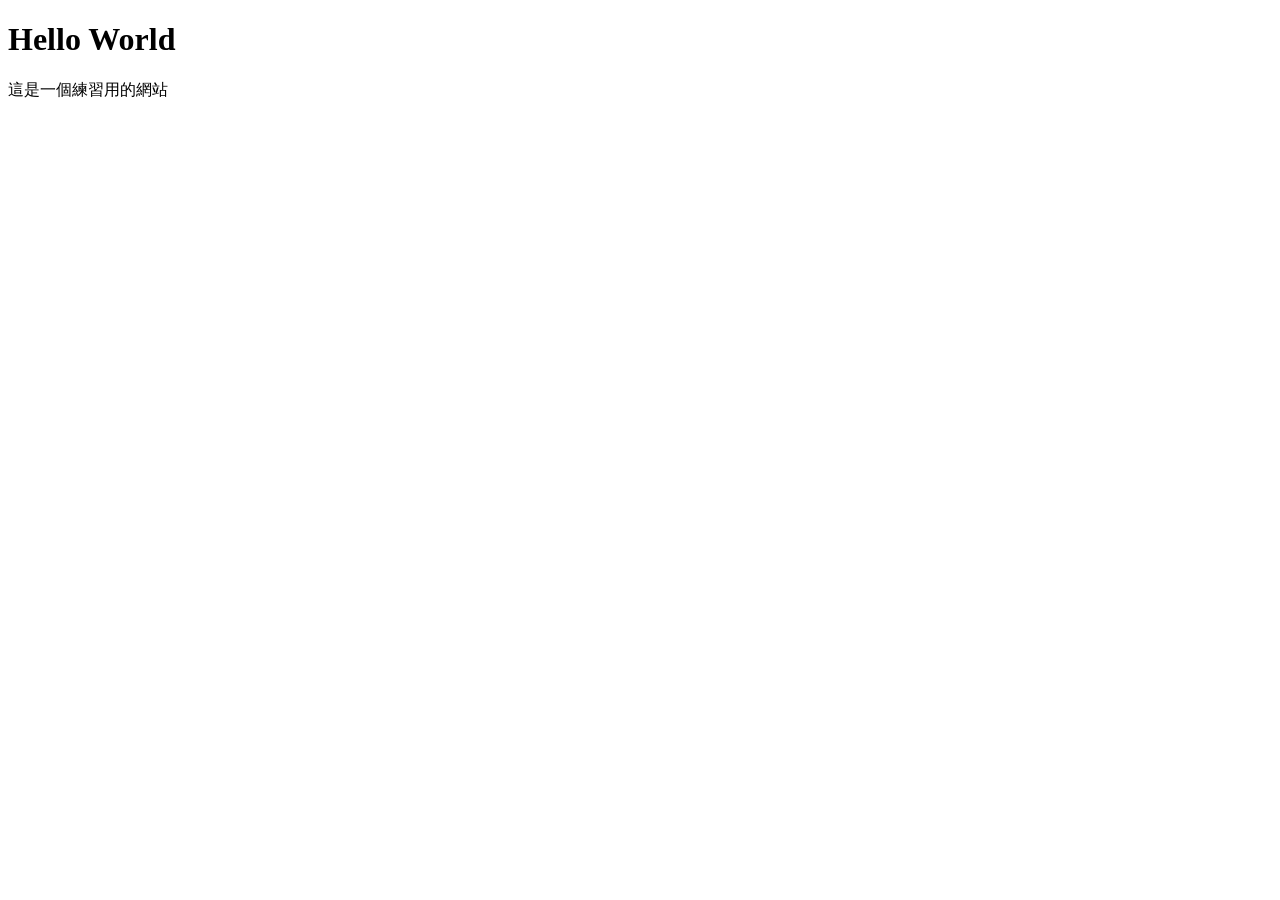
<file: index.html>
<!DOCTYPE html>
<html lang="en">
  <head>
    <meta charset="UTF-8" />
    <meta name="viewport" content="width=device-width, initial-scale=1.0" />
    <title>Document</title>
    <meta name="description" content="這是一個練習用的的網站" />
  </head>
  <body>
    <h1>Hello World</h1>
    <p>這是一個練習用的網站</p>
  </body>
</html>
</file>
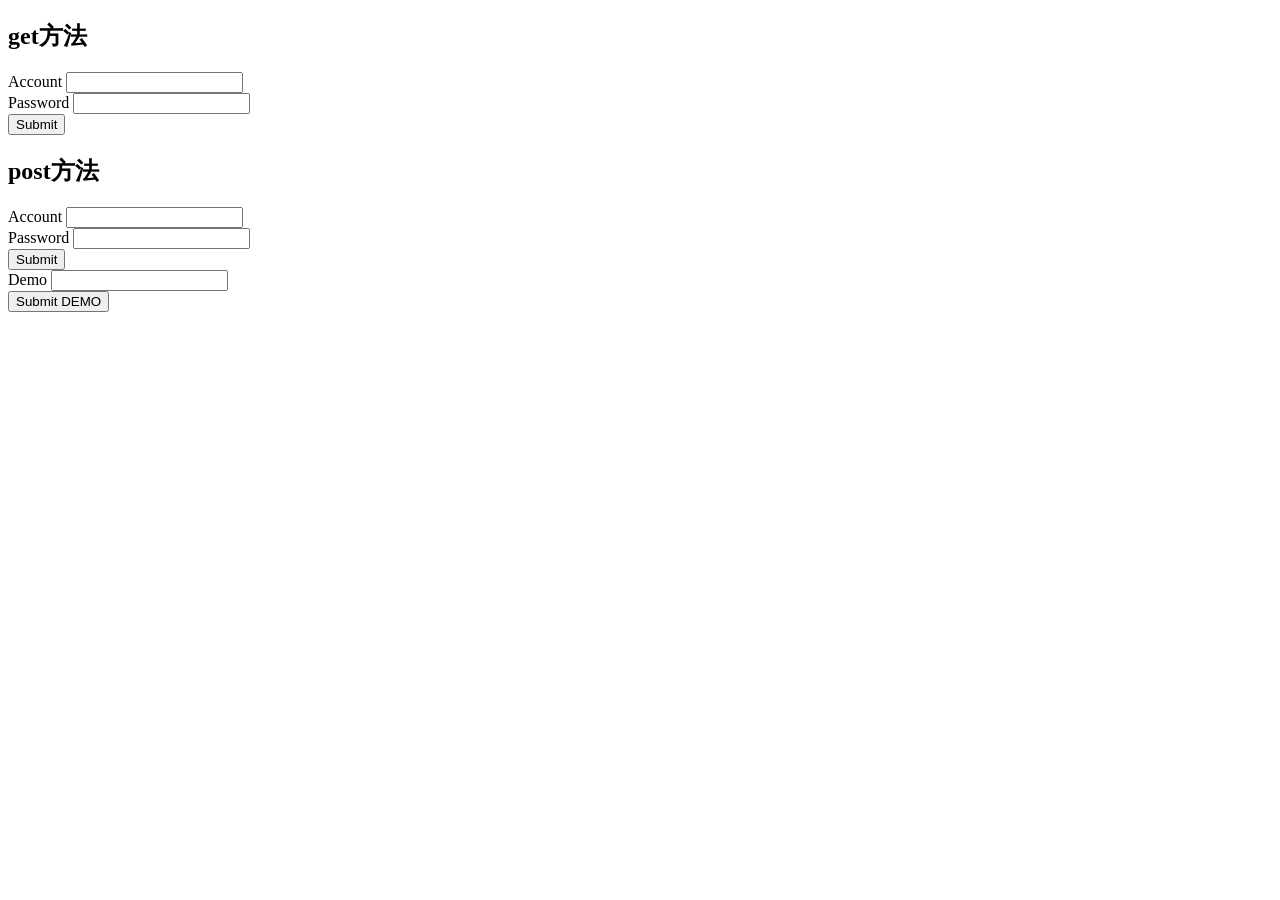
<file: form.html>
<!DOCTYPE html>
<html lang="en">
    <head>
        <meta charset="UTF-8" />
        <meta name="viewport" content="width=device-width, initial-scale=1.0" />
        <title>html form</title>
    </head>

    <body>
        <h2>get方法</h2>
        <!--會將數據顯示在網址列上 安全性較差  -->
        <form
            action="https://book.niceinfos.com/api/form/index.php"
            method="get"
        >
            <div>
                <label for="account">Account</label>
                <input type="text" name="account" id="account" />
            </div>

            <div>
                <label for="password">Password</label>
                <input type="password" name="password" id="password" />
            </div>

            <button type="submit">Submit</button>
        </form>

        <h2>post方法</h2>
        <!-- 不會將數據顯示在網址列上 安全性較高 -->
        <form
            action="https://book.niceinfos.com/api/form/index.php"
            method="post"
        >
            <div>
                <label for="account">Account</label>
                <input type="text" name="account" id="account" />
            </div>

            <div>
                <label for="password">Password</label>
                <input type="password" name="password" id="password" />
            </div>

            <button type="submit">Submit</button>
        </form>

        <!-- input是一個在表單中會應用的標籤，但在form外使用也可以但無法傳送,當作是跟使用者做互動 -->
        <div>
            <label for="demo">Demo</label>
            <input type="text" name="demo" id="demo" />
        </div>
        <button type="submit">Submit DEMO</button>
    </body>
</html>
</file>
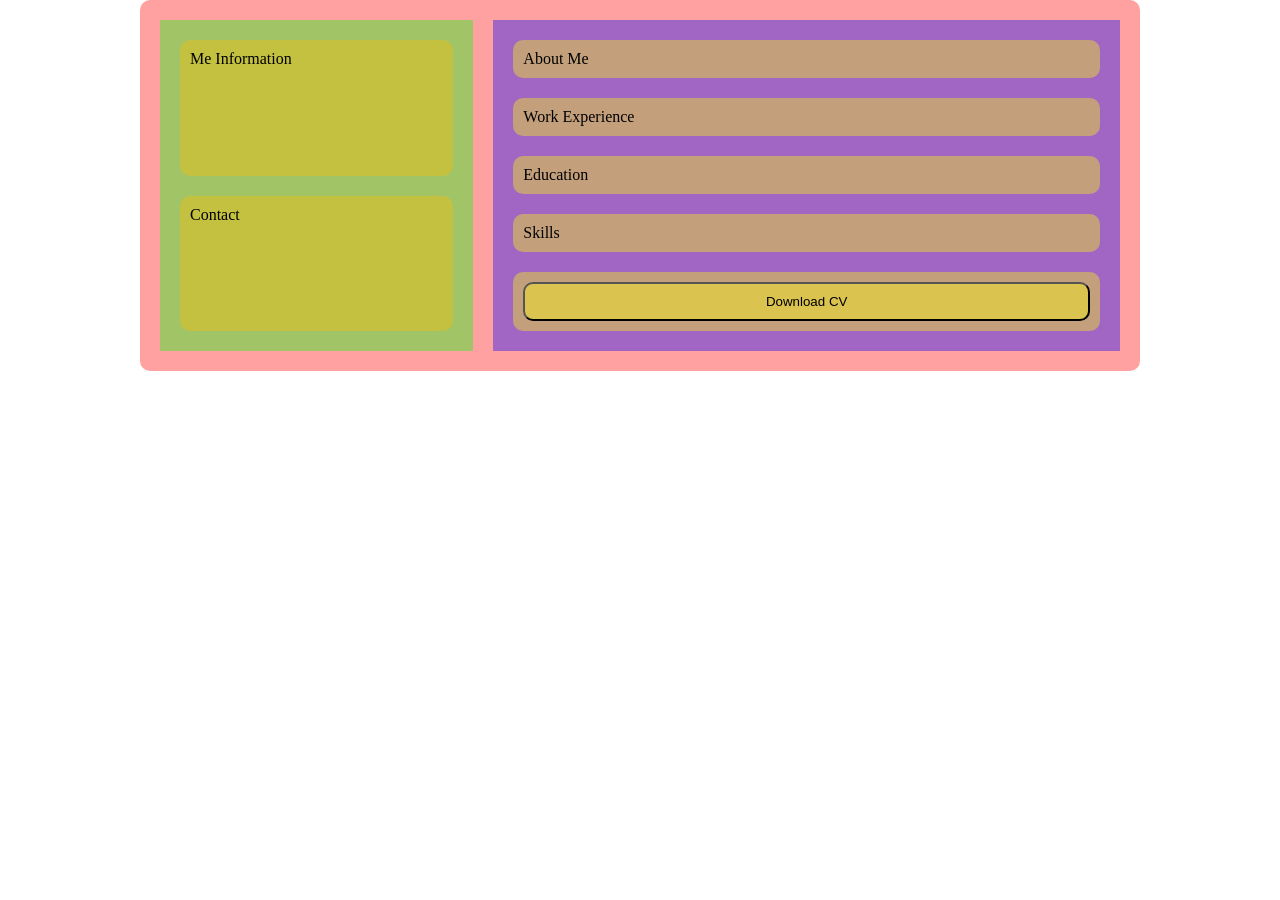
<file: ppp.html>
<!DOCTYPE html>
<html lang="en">
    <head>
        <meta charset="UTF-8" />
        <meta name="viewport" content="width=device-width, initial-scale=1.0" />
        <title>切版規劃</title>
        <style>
            *,
            *::before,
            *::after {
                box-sizing: border-box;
                padding: 0;
                margin: 0;
            }
            .profile {
                max-width: 1000px;
                margin: 0 auto;
                position: relative;
                padding: 20px;
                background: rgba(255, 0, 0, 0.37);
                border-radius: 10px;
                display: grid;
                grid-template-columns: 1fr 2fr;
                gap: 20px;
            }
            .profile-left {
                background: rgba(0, 255, 0, 0.37);
                padding: 20px;
                display: grid;
                grid-template-columns: 1fr;
                gap: 20px;
            }
            .profile-right {
                background: rgba(0, 0, 255, 0.37);
                padding: 20px;
                display: grid;
                grid-template-columns: 1fr;
                gap: 20px;
            }
            .profile-left-item {
                padding: 10px;
                background: rgba(255, 187, 0, 0.37);
                border-radius: 10px;
            }
            .profile-right-item {
                padding: 10px;
                background: rgba(255, 255, 0, 0.37);
                border-radius: 10px;
            }
            .profile-right-item-button {
                padding: 10px;
                background: rgba(255, 255, 0, 0.37);
                border-radius: 10px;
                width: 100%;
            }
        </style>
    </head>
    <body>
        <div class="profile">
            <div class="profile-left">
                <div class="profile-left-item">Me Information</div>
                <div class="profile-left-item">Contact</div>
            </div>
            <div class="profile-right">
                <div class="profile-right-item">About Me</div>
                <div class="profile-right-item">Work Experience</div>
                <div class="profile-right-item">Education</div>
                <div class="profile-right-item">Skills</div>
                <div class="profile-right-item">
                    <button class="profile-right-item-button">
                        Download CV
                    </button>
                </div>
            </div>
        </div>
    </body>
</html>
</file>
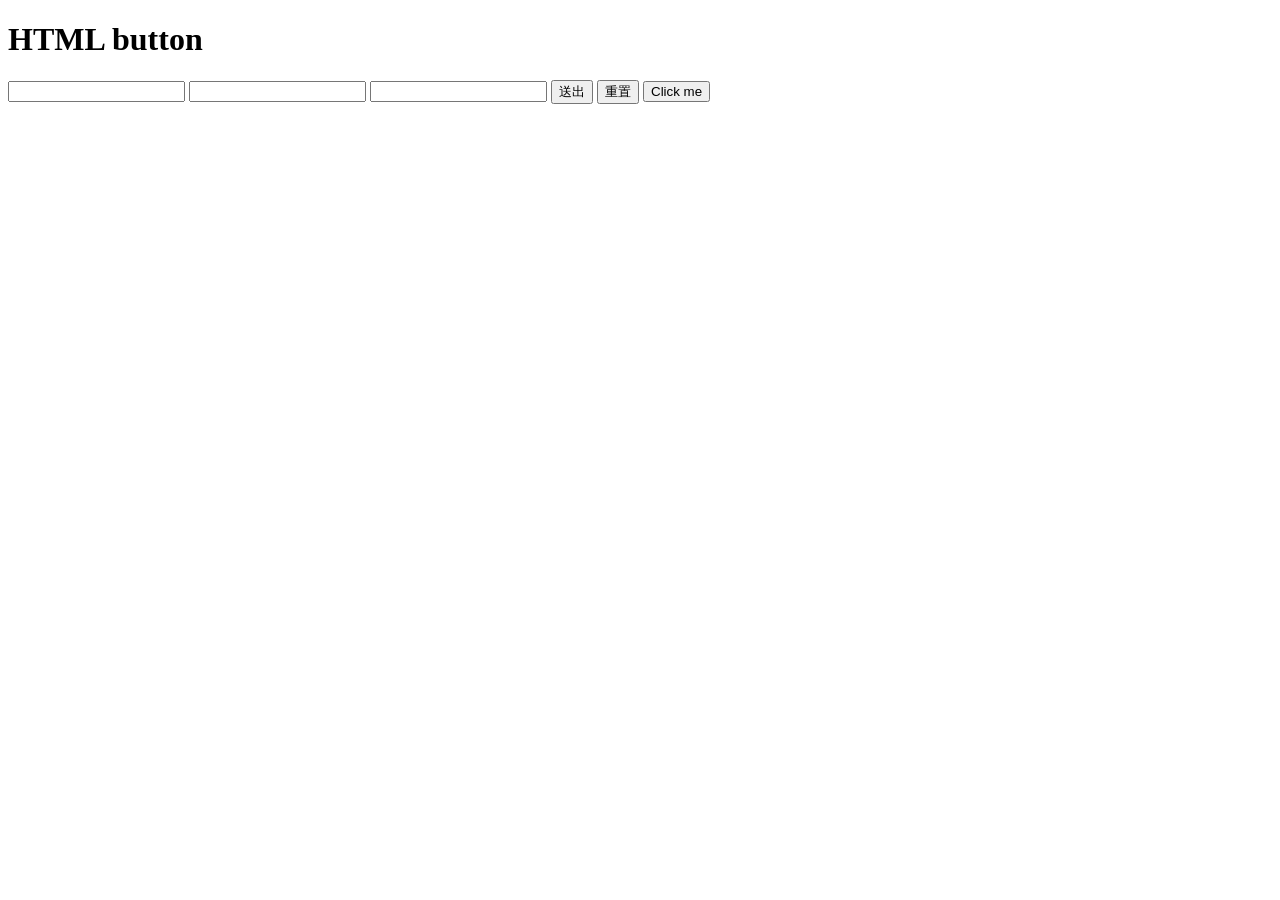
<file: 0528practice/button.html>
<!DOCTYPE html>
<html lang="en">
    <head>
        <meta charset="UTF-8" />
        <meta name="viewport" content="width=device-width, initial-scale=1.0" />
        <title>HTML button</title>
    </head>
    <body>
        <form action="https://book.niceinfos.com/api/form/index.php">
            <div class="container">
                <h1>HTML button</h1>
                <input type="text" name="text" id="text" />
                <input type="password" name="password" id="password" />
                <input type="email" name="email" id="email" />

                <button type="submit">送出</button>

                <button type="reset">重置</button>

                <button type="button" onclick="alert('Hello World')">
                    Click me
                </button>
            </div>
        </form>
    </body>
</html>
</file>
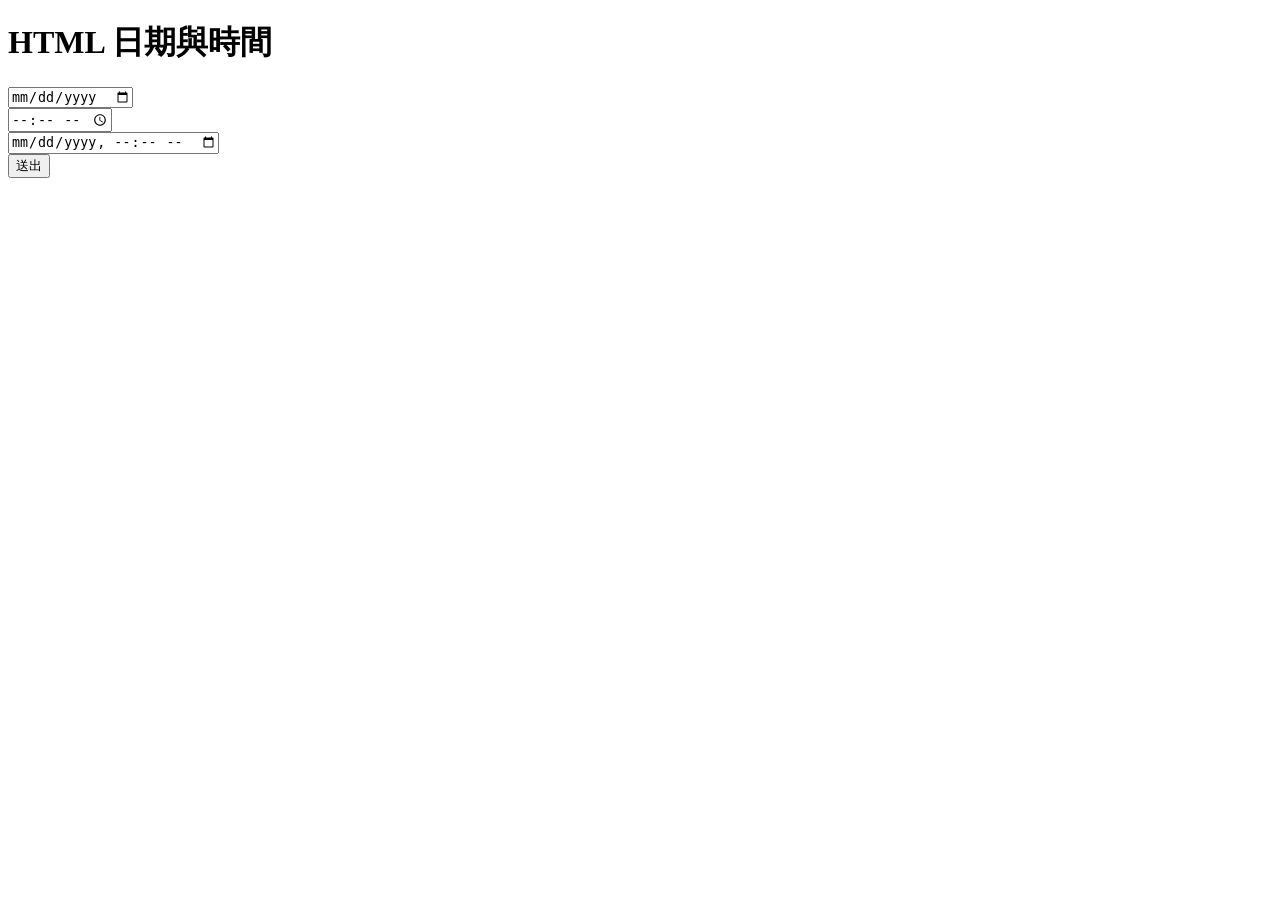
<file: 0528practice/date.html>
<!DOCTYPE html>
<html lang="en">
    <head>
        <meta charset="UTF-8" />
        <meta name="viewport" content="width=device-width, initial-scale=1.0" />
        <title>HTML 日期與時間</title>
    </head>
    <body>
        <form action="https://book.niceinfos.com/api/form/index.php">
            <div class="container">
                <h1>HTML 日期與時間</h1>

                <div>
                    <input type="date" name="date" id="date" />
                </div>

                <div>
                    <input type="time" name="time" id="time" />
                </div>

                <div>
                    <input
                        type="datetime-local"
                        name="datetime-local"
                        id="datetime-local"
                    />
                </div>
            </div>
            <button type="submit">送出</button>
        </form>
    </body>
</html>
</file>
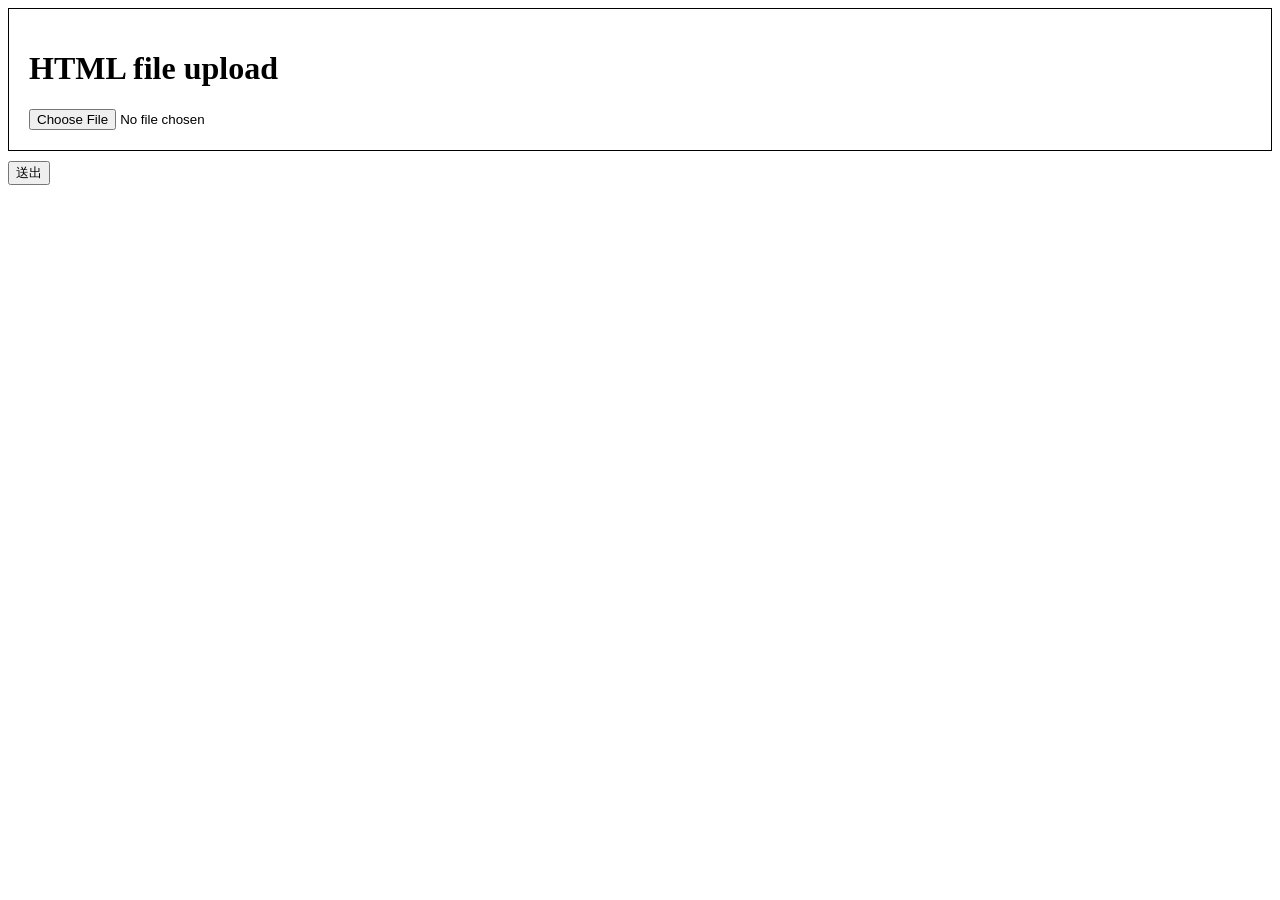
<file: 0528practice/file-upload.html>
<!DOCTYPE html>
<html lang="en">
    <head>
        <meta charset="UTF-8" />
        <meta name="viewport" content="width=device-width, initial-scale=1.0" />
        <title>HTML file upload</title>
    </head>
    <body>
        <form
            action="https://book.niceinfos.com/api/form/index.php"
            method="post"
            enctype="multipart/form-data"
        >
            <div
                class="container"
                style="
                    padding: 20px;
                    margin-bottom: 10px;
                    border: 1px solid #000;
                "
            >
                <h1>HTML file upload</h1>
                <input type="file" name="file" id="file" accept="image/*" />
            </div>
            <button type="submit">送出</button>
        </form>
    </body>
</html>
</file>
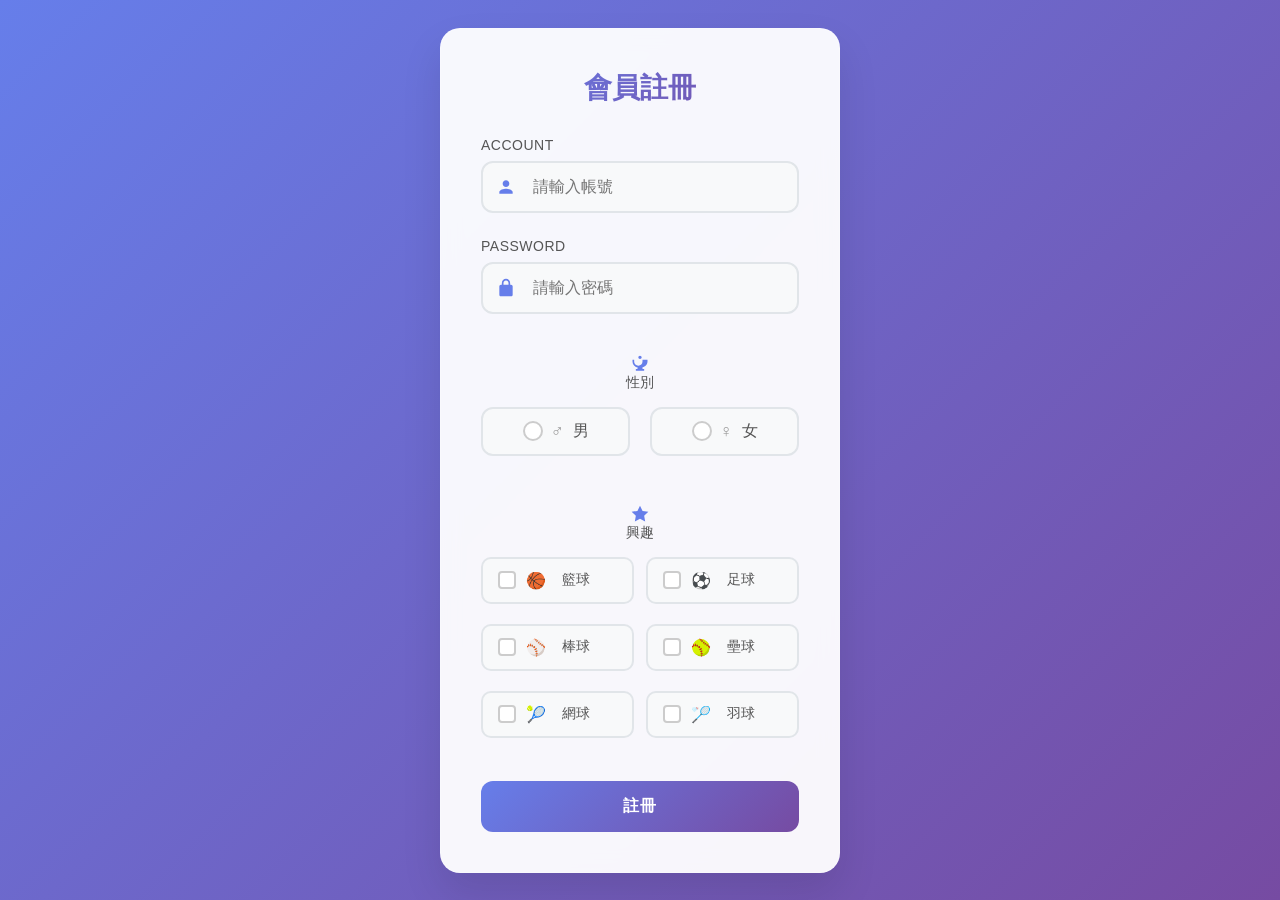
<file: 0528practice/form-register.html>
<!DOCTYPE html>
<html lang="en">
    <head>
        <meta charset="UTF-8" />
        <meta name="viewport" content="width=device-width, initial-scale=1.0" />
        <title>HTML form register</title>
        <style>
            * {
                margin: 0;
                padding: 0;
                box-sizing: border-box;
            }

            body {
                font-family: "Segoe UI", Tahoma, Geneva, Verdana, sans-serif;
                background: linear-gradient(135deg, #667eea 0%, #764ba2 100%);
                min-height: 100vh;
                display: flex;
                justify-content: center;
                align-items: center;
                padding: 20px;
            }

            .container {
                background: rgba(255, 255, 255, 0.95);
                backdrop-filter: blur(10px);
                border-radius: 20px;
                box-shadow: 0 20px 40px rgba(0, 0, 0, 0.1);
                padding: 40px;
                width: 100%;
                max-width: 400px;
                border: 1px solid rgba(255, 255, 255, 0.2);
            }

            h1 {
                text-align: center;
                color: #333;
                margin-bottom: 30px;
                font-size: 28px;
                font-weight: 600;
                background: linear-gradient(135deg, #667eea, #764ba2);
                -webkit-background-clip: text;
                -webkit-text-fill-color: transparent;
                background-clip: text;
            }

            .form-group {
                margin-bottom: 25px;
            }

            label {
                display: block;
                margin-bottom: 8px;
                color: #555;
                font-weight: 500;
                font-size: 14px;
                text-transform: uppercase;
                letter-spacing: 0.5px;
            }

            input[type="text"],
            input[type="password"] {
                width: 100%;
                padding: 15px 20px;
                border: 2px solid #e1e5e9;
                border-radius: 12px;
                font-size: 16px;
                transition: all 0.3s ease;
                background: #f8f9fa;
                outline: none;
            }

            input[type="text"]:focus,
            input[type="password"]:focus {
                border-color: #667eea;
                background: #fff;
                box-shadow: 0 0 0 3px rgba(102, 126, 234, 0.1);
                transform: translateY(-2px);
            }

            button {
                width: 100%;
                padding: 15px;
                background: linear-gradient(135deg, #667eea 0%, #764ba2 100%);
                color: white;
                border: none;
                border-radius: 12px;
                font-size: 16px;
                font-weight: 600;
                cursor: pointer;
                transition: all 0.3s ease;
                text-transform: uppercase;
                letter-spacing: 1px;
                margin-top: 10px;
            }

            button:hover {
                transform: translateY(-3px);
                box-shadow: 0 10px 25px rgba(102, 126, 234, 0.3);
                background: linear-gradient(135deg, #5a67d8 0%, #6b46c1 100%);
            }

            button:active {
                transform: translateY(-1px);
            }

            /* 響應式設計 */
            @media (max-width: 480px) {
                .container {
                    padding: 30px 20px;
                    margin: 10px;
                }

                h1 {
                    font-size: 24px;
                }

                input[type="text"],
                input[type="password"],
                button {
                    padding: 12px 15px;
                    font-size: 14px;
                }
            }

            /* 動畫效果 */
            .container {
                animation: fadeInUp 0.6s ease-out;
            }

            @keyframes fadeInUp {
                from {
                    opacity: 0;
                    transform: translateY(30px);
                }
                to {
                    opacity: 1;
                    transform: translateY(0);
                }
            }

            /* 輸入框圖標效果 */
            .form-group {
                position: relative;
            }

            .form-group::before {
                content: "";
                position: absolute;
                left: 15px;
                top: 50%;
                transform: translateY(-50%);
                width: 20px;
                height: 20px;
                background-size: contain;
                background-repeat: no-repeat;
                z-index: 1;
                margin-top: 12px;
            }

            .form-group:nth-child(1)::before {
                background-image: url("data:image/svg+xml,%3Csvg xmlns='http://www.w3.org/2000/svg' fill='%23667eea' viewBox='0 0 24 24'%3E%3Cpath d='M12 12c2.21 0 4-1.79 4-4s-1.79-4-4-4-4 1.79-4 4 1.79 4 4 4zm0 2c-2.67 0-8 1.34-8 4v2h16v-2c0-2.66-5.33-4-8-4z'/%3E%3C/svg%3E");
            }

            .form-group:nth-child(2)::before {
                background-image: url("data:image/svg+xml,%3Csvg xmlns='http://www.w3.org/2000/svg' fill='%23667eea' viewBox='0 0 24 24'%3E%3Cpath d='M18 8h-1V6c0-2.76-2.24-5-5-5S7 3.24 7 6v2H6c-1.1 0-2 .9-2 2v10c0 1.1.9 2 2 2h12c1.1 0 2-.9 2-2V10c0-1.1-.9-2-2-2zM9 6c0-1.66 1.34-3 3-3s3 1.34 3 3v2H9V6z'/%3E%3C/svg%3E");
            }

            input[type="text"],
            input[type="password"] {
                padding-left: 50px;
            }

            /* 性別選擇樣式 */
            .gender-group {
                display: flex;
                gap: 20px;
                justify-content: center;
                align-items: center;
                margin-top: 10px;
            }

            .gender-option {
                display: flex;
                align-items: center;
                gap: 8px;
                cursor: pointer;
                padding: 12px 20px;
                border: 2px solid #e1e5e9;
                border-radius: 12px;
                background: #f8f9fa;
                transition: all 0.3s ease;
                flex: 1;
                justify-content: center;
                position: relative;
            }

            .gender-option:hover {
                border-color: #667eea;
                background: #fff;
                transform: translateY(-2px);
                box-shadow: 0 5px 15px rgba(102, 126, 234, 0.1);
            }

            .gender-option input[type="radio"] {
                display: none;
            }

            .gender-option input[type="radio"]:checked + .radio-custom {
                background: #667eea;
                border-color: #667eea;
            }

            .gender-option input[type="radio"]:checked + .radio-custom::after {
                opacity: 1;
                transform: scale(1) translate(-50%, -50%);
            }

            .gender-option input[type="radio"]:checked ~ .gender-label {
                color: #667eea;
                font-weight: 600;
            }

            .gender-option input[type="radio"]:checked ~ .gender-icon {
                color: #667eea;
            }

            .radio-custom {
                width: 20px;
                height: 20px;
                border: 2px solid #ccc;
                border-radius: 50%;
                position: relative;
                background: #fff;
                transition: all 0.3s ease;
            }

            .radio-custom::after {
                content: "";
                position: absolute;
                top: 50%;
                left: 50%;
                transform: translate(-50%, -50%) scale(0);
                width: 10px;
                height: 10px;
                background: #fff;
                border-radius: 50%;
                opacity: 0;
                transition: all 0.3s ease;
            }

            .gender-label {
                font-size: 16px;
                font-weight: 500;
                color: #555;
                transition: all 0.3s ease;
                text-transform: none;
                letter-spacing: normal;
                margin: 0;
            }

            .gender-icon {
                font-size: 18px;
                color: #999;
                transition: all 0.3s ease;
            }

            /* 性別組標題 */
            .form-group.gender-group-container .form-label {
                text-align: center;
                margin-bottom: 15px;
                color: #555;
                font-weight: 500;
                font-size: 14px;
                text-transform: uppercase;
                letter-spacing: 0.5px;
            }

            /* 為性別組添加圖標 */
            .form-group.gender-group-container::before {
                background-image: url("data:image/svg+xml,%3Csvg xmlns='http://www.w3.org/2000/svg' fill='%23667eea' viewBox='0 0 24 24'%3E%3Cpath d='M12 2C13.1 2 14 2.9 14 4C14 5.1 13.1 6 12 6C10.9 6 10 5.1 10 4C10 2.9 10.9 2 12 2ZM21 9V7L15 7V9C15 11.8 12.8 14 10 14S5 11.8 5 9V7L3 7V9C3 12.5 5.6 15.4 9 15.9V18H7V20H17V18H15V15.9C18.4 15.4 21 12.5 21 9Z'/%3E%3C/svg%3E");
                left: 50%;
                transform: translateX(-50%);
                margin-top: 0;
                top: 15px;
            }

            .form-group.gender-group-container {
                padding-top: 35px;
            }

            /* 興趣選擇樣式 */
            .interest-group-container {
                padding-top: 35px;
            }

            .interest-group-container .form-label {
                text-align: center;
                margin-bottom: 15px;
                color: #555;
                font-weight: 500;
                font-size: 14px;
                text-transform: uppercase;
                letter-spacing: 0.5px;
            }

            .interest-group {
                display: grid;
                grid-template-columns: repeat(2, 1fr);
                gap: 12px;
                margin-top: 10px;
            }

            .interest-option {
                display: flex;
                align-items: center;
                gap: 10px;
                cursor: pointer;
                padding: 12px 15px;
                border: 2px solid #e1e5e9;
                border-radius: 10px;
                background: #f8f9fa;
                transition: all 0.3s ease;
                position: relative;
                font-size: 14px;
            }

            .interest-option:hover {
                border-color: #667eea;
                background: #fff;
                transform: translateY(-2px);
                box-shadow: 0 5px 15px rgba(102, 126, 234, 0.1);
            }

            .interest-option input[type="checkbox"] {
                display: none;
            }

            .interest-option input[type="checkbox"]:checked + .checkbox-custom {
                background: #667eea;
                border-color: #667eea;
            }

            .interest-option
                input[type="checkbox"]:checked
                + .checkbox-custom::after {
                opacity: 1;
                transform: scale(1) translate(-50%, -50%);
            }

            .interest-option input[type="checkbox"]:checked ~ .interest-label {
                color: #667eea;
                font-weight: 600;
            }

            .checkbox-custom {
                width: 18px;
                height: 18px;
                border: 2px solid #ccc;
                border-radius: 4px;
                position: relative;
                background: #fff;
                transition: all 0.3s ease;
                flex-shrink: 0;
            }

            .checkbox-custom::after {
                content: "✓";
                position: absolute;
                top: 50%;
                left: 50%;
                transform: translate(-50%, -50%) scale(0);
                color: #fff;
                font-size: 12px;
                font-weight: bold;
                opacity: 0;
                transition: all 0.3s ease;
            }

            .interest-label {
                font-size: 14px;
                font-weight: 500;
                color: #555;
                transition: all 0.3s ease;
                text-transform: none;
                letter-spacing: normal;
                margin: 0;
                user-select: none;
            }

            .interest-icon {
                font-size: 16px;
                color: #999;
                transition: all 0.3s ease;
                margin-right: 5px;
            }

            .interest-option input[type="checkbox"]:checked ~ .interest-icon {
                color: #667eea;
            }

            /* 為興趣組添加圖標 */
            .form-group.interest-group-container::before {
                background-image: url("data:image/svg+xml,%3Csvg xmlns='http://www.w3.org/2000/svg' fill='%23667eea' viewBox='0 0 24 24'%3E%3Cpath d='M12 2l3.09 6.26L22 9.27l-5 4.87 1.18 6.88L12 17.77l-6.18 3.25L7 14.14 2 9.27l6.91-1.01L12 2z'/%3E%3C/svg%3E");
                left: 50%;
                transform: translateX(-50%);
                margin-top: 0;
                top: 15px;
            }

            /* 響應式設計 */
            @media (max-width: 480px) {
                .interest-group {
                    grid-template-columns: 1fr;
                }

                .interest-option {
                    padding: 10px 12px;
                    font-size: 13px;
                }
            }
        </style>
    </head>
    <body>
        <div class="container">
            <h1>會員註冊</h1>
            <form
                action="https://book.niceinfos.com/api/form/index.php"
                method="post"
            >
                <div class="form-group">
                    <label for="account">Account</label>
                    <input
                        type="text"
                        id="account"
                        name="account"
                        placeholder="請輸入帳號"
                    />
                </div>
                <div class="form-group">
                    <label for="password">Password</label>
                    <input
                        type="password"
                        id="password"
                        name="password"
                        placeholder="請輸入密碼"
                    />
                </div>
                <div class="form-group gender-group-container">
                    <label class="form-label">性別</label>
                    <div class="gender-group">
                        <label for="gender-male" class="gender-option">
                            <input
                                type="radio"
                                name="gender"
                                id="gender-male"
                                value="male"
                            />
                            <span class="radio-custom"></span>
                            <span class="gender-icon">♂</span>
                            <span class="gender-label">男</span>
                        </label>
                        <label for="gender-female" class="gender-option">
                            <input
                                type="radio"
                                name="gender"
                                id="gender-female"
                                value="female"
                            />
                            <span class="radio-custom"></span>
                            <span class="gender-icon">♀</span>
                            <span class="gender-label">女</span>
                        </label>
                    </div>
                </div>
                <div class="form-group interest-group-container">
                    <label class="form-label">興趣</label>
                    <div class="interest-group">
                        <label
                            for="interest-basketball"
                            class="interest-option"
                        >
                            <input
                                type="checkbox"
                                name="interest[]"
                                id="interest-basketball"
                                value="籃球"
                            />
                            <span class="checkbox-custom"></span>
                            <span class="interest-icon">🏀</span>
                            <span class="interest-label">籃球</span>
                        </label>
                        <label for="interest-football" class="interest-option">
                            <input
                                type="checkbox"
                                name="interest[]"
                                id="interest-football"
                                value="足球"
                            />
                            <span class="checkbox-custom"></span>
                            <span class="interest-icon">⚽</span>
                            <span class="interest-label">足球</span>
                        </label>
                        <label for="interest-baseball" class="interest-option">
                            <input
                                type="checkbox"
                                name="interest[]"
                                id="interest-baseball"
                                value="棒球"
                            />
                            <span class="checkbox-custom"></span>
                            <span class="interest-icon">⚾</span>
                            <span class="interest-label">棒球</span>
                        </label>
                        <label for="interest-softball" class="interest-option">
                            <input
                                type="checkbox"
                                name="interest[]"
                                id="interest-softball"
                                value="壘球"
                            />
                            <span class="checkbox-custom"></span>
                            <span class="interest-icon">🥎</span>
                            <span class="interest-label">壘球</span>
                        </label>
                        <label for="interest-tennis" class="interest-option">
                            <input
                                type="checkbox"
                                name="interest[]"
                                id="interest-tennis"
                                value="網球"
                            />
                            <span class="checkbox-custom"></span>
                            <span class="interest-icon">🎾</span>
                            <span class="interest-label">網球</span>
                        </label>
                        <label for="interest-badminton" class="interest-option">
                            <input
                                type="checkbox"
                                name="interest[]"
                                id="interest-badminton"
                                value="羽球"
                            />
                            <span class="checkbox-custom"></span>
                            <span class="interest-icon">🏸</span>
                            <span class="interest-label">羽球</span>
                        </label>
                    </div>
                </div>
                <button type="submit">註冊</button>
            </form>
        </div>
    </body>
</html>
</file>
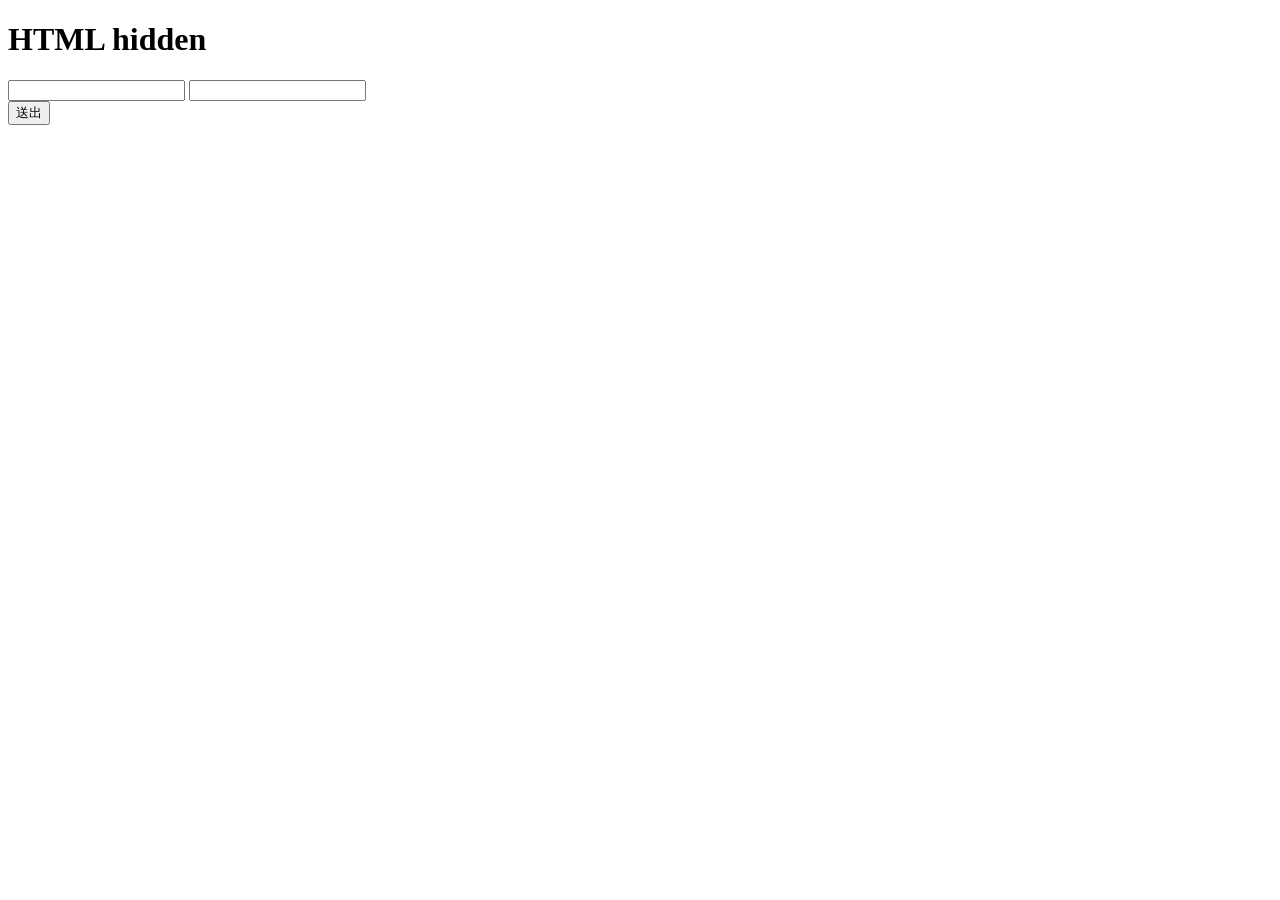
<file: 0528practice/hidden.html>
<!DOCTYPE html>
<html lang="en">
    <head>
        <meta charset="UTF-8" />
        <meta name="viewport" content="width=device-width, initial-scale=1.0" />
        <title>HTML hidden</title>
    </head>
    <body>
        <form action="https://book.niceinfos.com/api/form/index.php">
            <div class="container">
                <h1>HTML hidden</h1>
                <input type="text" name="account" id="account" />
                <input type="password" name="password" id="password" />
                <input type="hidden" name="hidden" id="hidden" value="123" />
            </div>
            <button type="submit">送出</button>
        </form>
    </body>
</html>
</file>
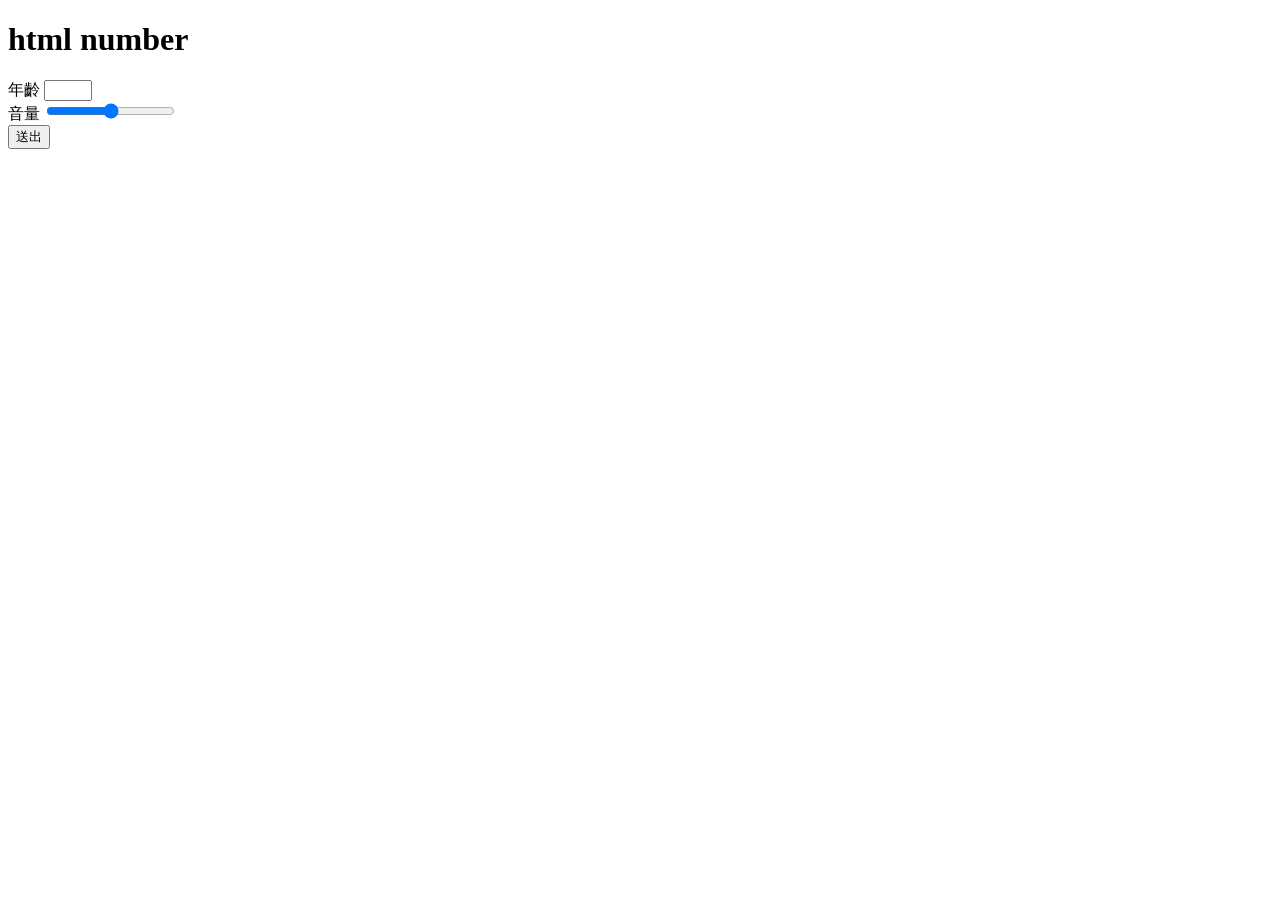
<file: 0528practice/number.html>
<!DOCTYPE html>
<html lang="en">
    <head>
        <meta charset="UTF-8" />
        <meta name="viewport" content="width=device-width, initial-scale=1.0" />
        <title>html number</title>
    </head>
    <body>
        <form action="https://book.niceinfos.com/api/form/index.php">
            <div class="container">
                <h1>html number</h1>
                <div>
                    <label for="age">年齡</label>
                    <input type="number" name="age" id="age" min="0" max="10" />
                </div>

                <div>
                    <label for="volume">音量</label>
                    <input
                        type="range"
                        name="volume"
                        id="volume"
                        min="0"
                        max="100"
                    />
                </div>
            </div>
            <button type="submit">送出</button>
        </form>
    </body>
</html>
</file>
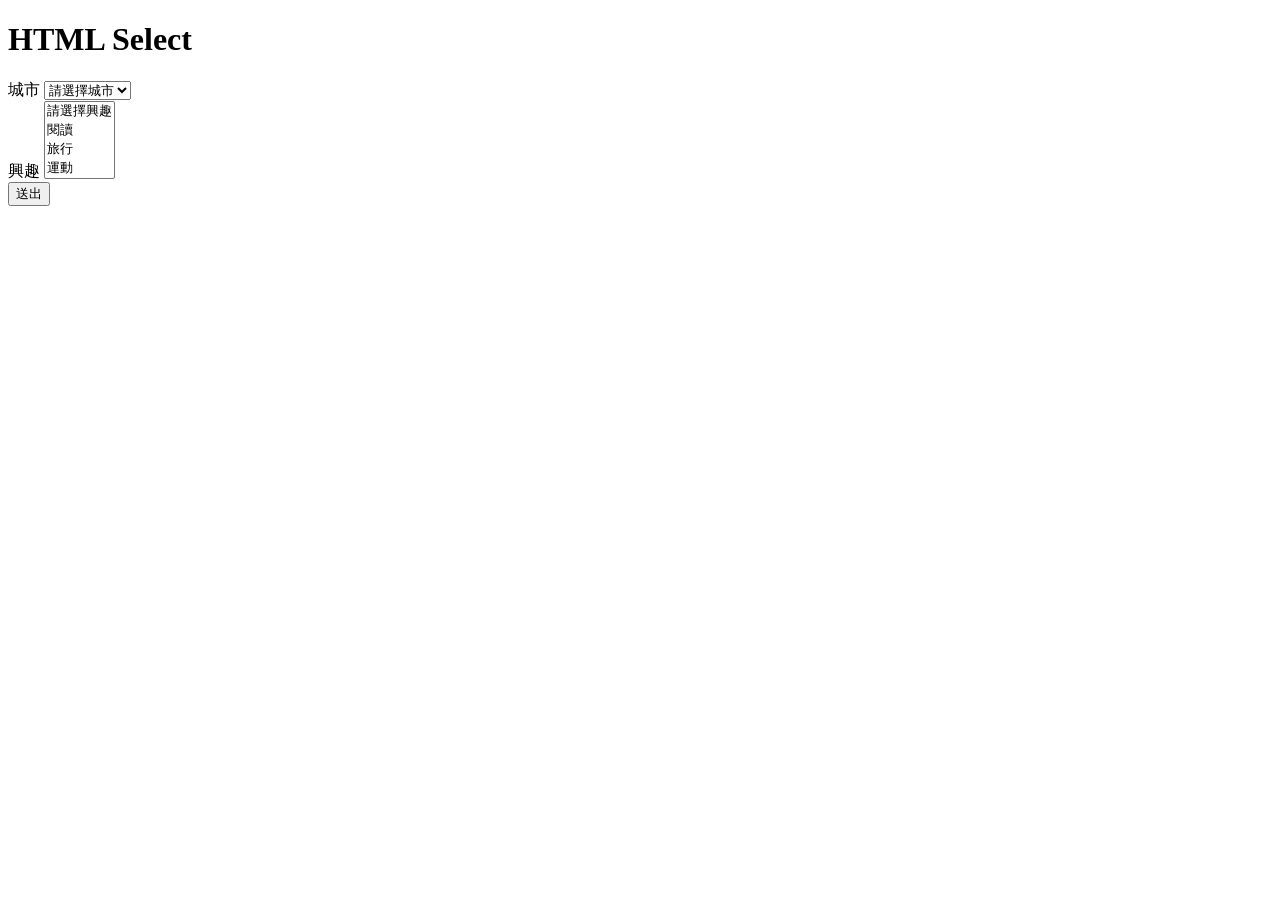
<file: 0528practice/select.html>
<!DOCTYPE html>
<html lang="en">
    <head>
        <meta charset="UTF-8" />
        <meta name="viewport" content="width=device-width, initial-scale=1.0" />
        <title>HTML Select</title>
    </head>
    <body>
        <form action="https://book.niceinfos.com/api/form/index.php">
            <div class="container">
                <h1>HTML Select</h1>

                <div>
                    <label for="city">城市</label>
                    <select name="city" id="city">
                        <option value="">請選擇城市</option>
                        <option value="taipei">台北</option>
                        <option value="taichung">台中</option>
                        <option value="tainan">台南</option>
                        <option>高雄</option>
                    </select>
                </div>

                <div>
                    <label for="interest">興趣</label>
                    <select name="interest[]" id="interest" multiple>
                        <option value="">請選擇興趣</option>
                        <option value="reading">閱讀</option>
                        <option value="traveling">旅行</option>
                        <option value="sports">運動</option>
                    </select>
                </div>

                <button type="submit">送出</button>
            </div>
        </form>
    </body>
</html>
</file>
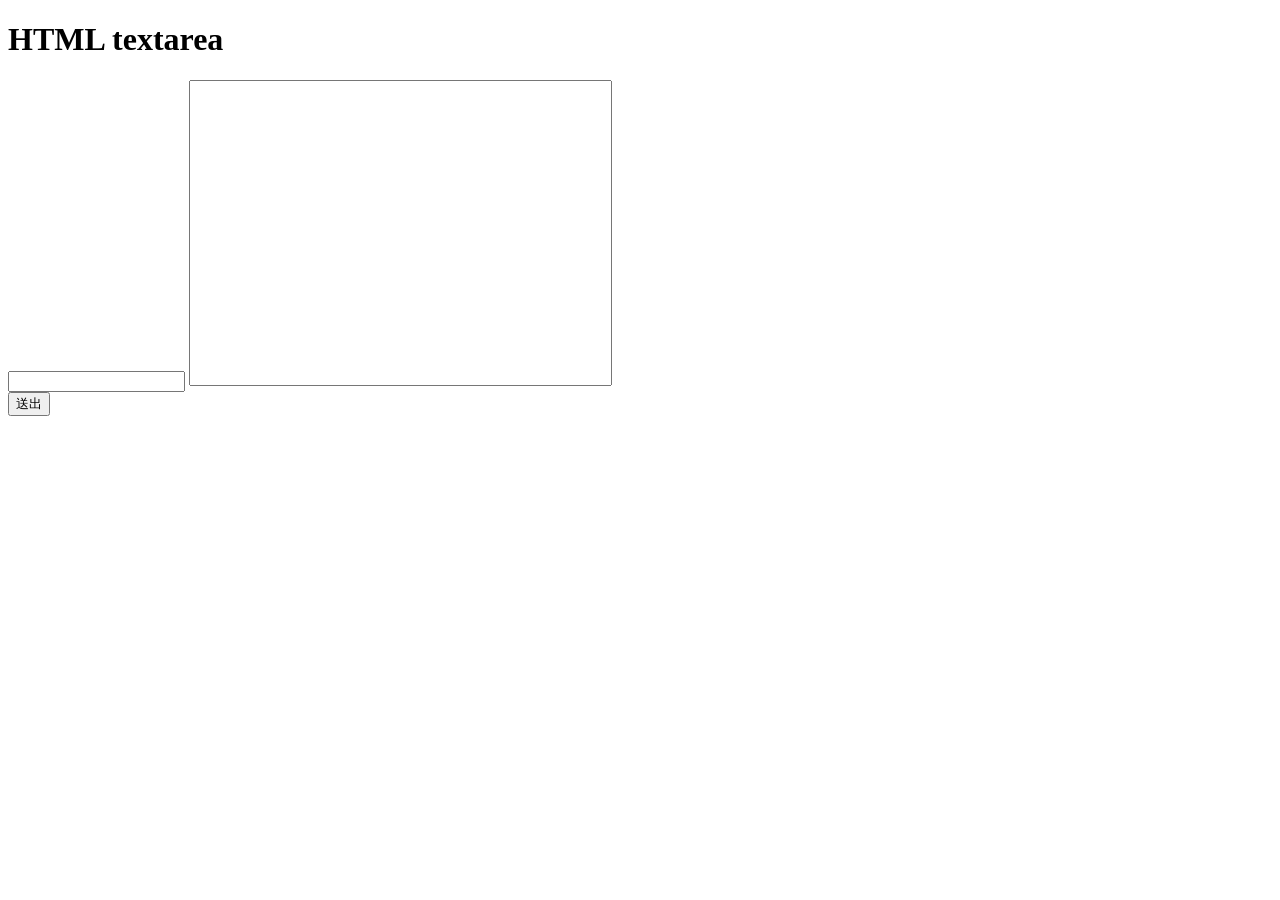
<file: 0528practice/textarea.html>
<!DOCTYPE html>
<html lang="en">
    <head>
        <meta charset="UTF-8" />
        <meta name="viewport" content="width=device-width, initial-scale=1.0" />
        <title>HTML textarea</title>
        <style>
            /* 固定輸入框框的大小，沒有設定的話使用者可以自由調整 */
            #textarea {
                resize: none;
            }
        </style>
    </head>
    <body>
        <form action="https://book.niceinfos.com/api/form/index.php">
            <div class="container">
                <h1>HTML textarea</h1>

                <!-- textarea vs input，
                 input只能打一行，且按enter就送出-->
                <input type="text" name="text" id="text" />

                <textarea name="textarea" id="textarea" cols="50" rows="20">
                </textarea>
            </div>
            <button type="submit">送出</button>
        </form>
    </body>
    <!-- XSS -->
    <!-- &lt;script&gt;alert(1)&lt;/script&gt; -->
    <!-- <script>alert(3)</script> -->
</html>
</file>
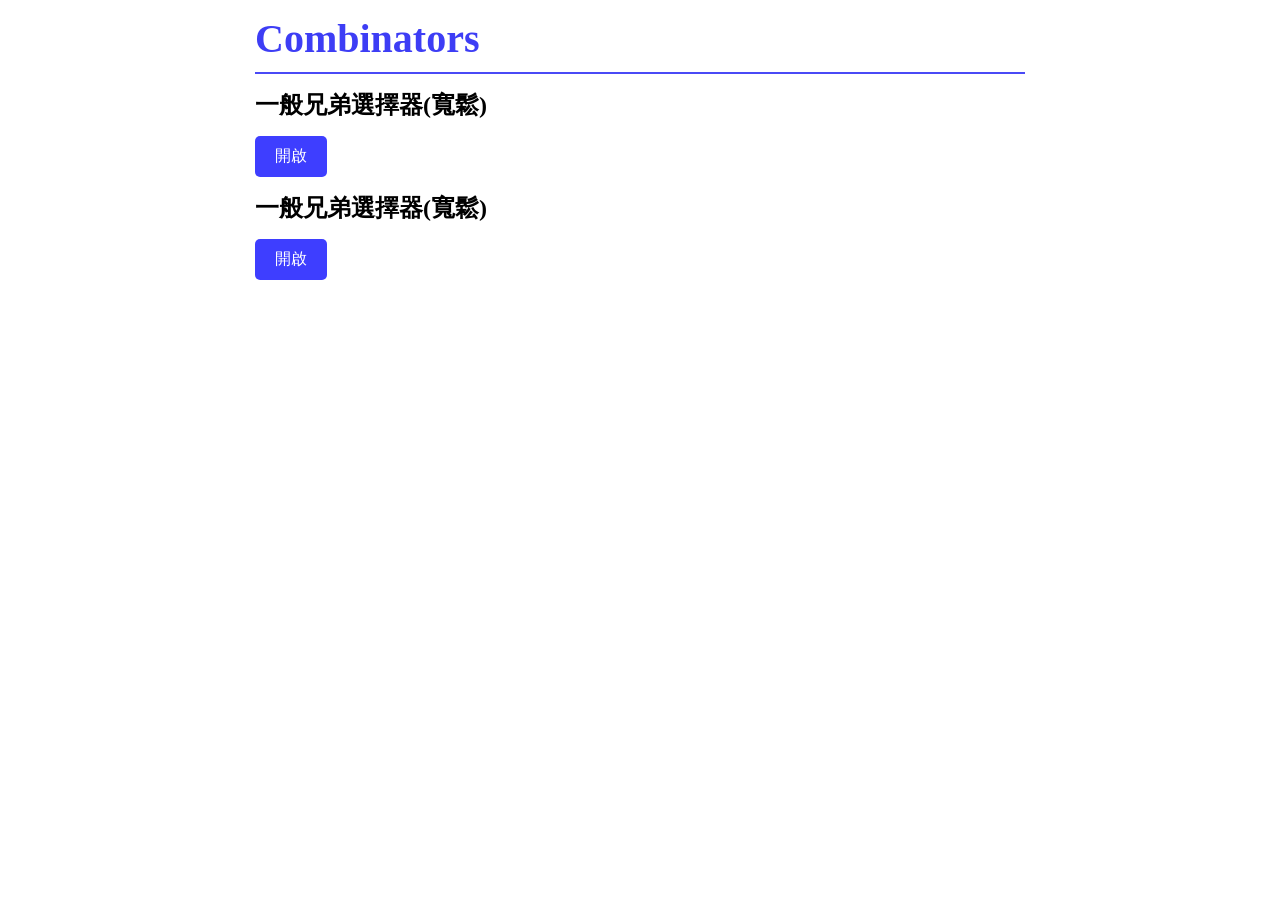
<file: 0602practice/combinators-2.html>
<!DOCTYPE html>
<html lang="en">
    <head>
        <meta charset="UTF-8" />
        <meta name="viewport" content="width=device-width, initial-scale=1.0" />
        <title>Combinators</title>
        <link rel="stylesheet" href="css/reset.css" />
        <link rel="stylesheet" href="css/combinators-2.css" />
    </head>
    <body>
        <div class="container">
            <h1 class="slogan">Combinators</h1>
            <h2>一般兄弟選擇器(寬鬆)</h2>
            <!-- 當顯示 .content 時，.trigger-btn 的背景顏色會變成紅色，而且文字改為關閉 -->
            <div>
                <input type="checkbox" class="trigger" id="trigger" />
                <label class="trigger-btn" for="trigger">開啟</label>
                <label class="trigger-btn close" for="trigger">關閉</label>
                <div class="content">你看到我了嗎?</div>
            </div>

            <h2>一般兄弟選擇器(寬鬆)</h2>
            <div>
                <input type="checkbox" class="trigger" id="trigger2" />
                <label class="trigger-btn2" for="trigger2">
                    <span>開啟</span>
                    <span class="close">關閉</span>
                </label>
                <div class="content">你看到我了嗎?</div>
            </div>
        </div>
    </body>
</html>
</file>
<file: 0602practice/css/combinators-2.css>
.trigger {
    width: 20px;
    height: 20px;
    display: none;
}

/* 選中狀態 */
.trigger:checked {
    width: 40px;
    height: 40px;
}

.content {
    padding: 15px;
    background-color: #3e3eff;
    color: #fff;
    display: none;
}

.trigger:checked ~ .content {
    display: block;
}

.trigger-btn,
.trigger-btn2 {
    padding: 10px 20px;
    background-color: #3e3eff;
    color: #fff;
    border: none;
    font-size: 16px;
    margin: 15px 0;
    border-radius: 5px;
    cursor: pointer;
    display: inline-block;
}

.trigger:checked ~ .trigger-btn {
    display: none;
}

.trigger:checked ~ .trigger-btn.close {
    display: inline-block;
}

.trigger-btn.close {
    background-color: red;
    display: none;
}

.trigger-btn2 > span.close {
    display: none;
}

.trigger-btn2 > span.open {
    display: none;
}

.trigger:checked ~ .trigger-btn2 > span {
    display: none;
}

.trigger:checked ~ .trigger-btn2 > span.close {
    display: inline-block;
}

.trigger:checked ~ .trigger-btn2 {
    background-color: red;
}
</file>
